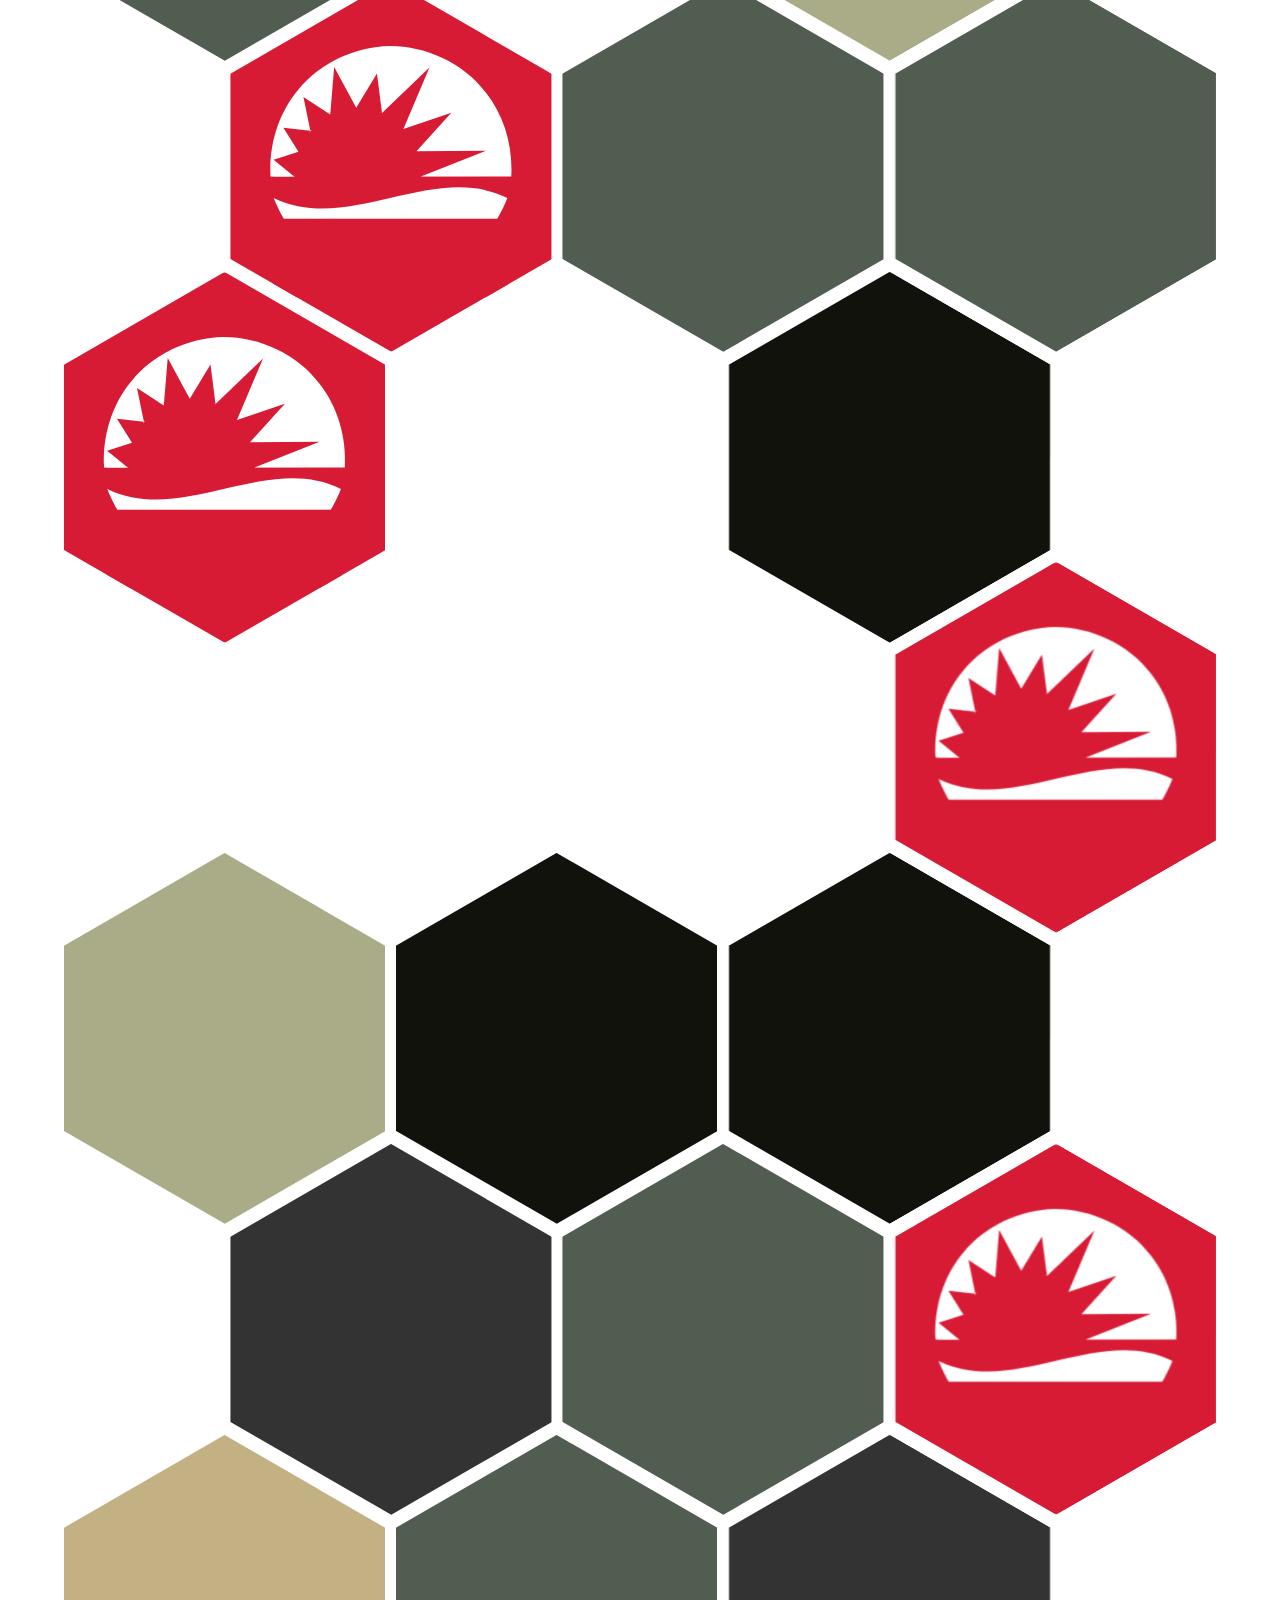
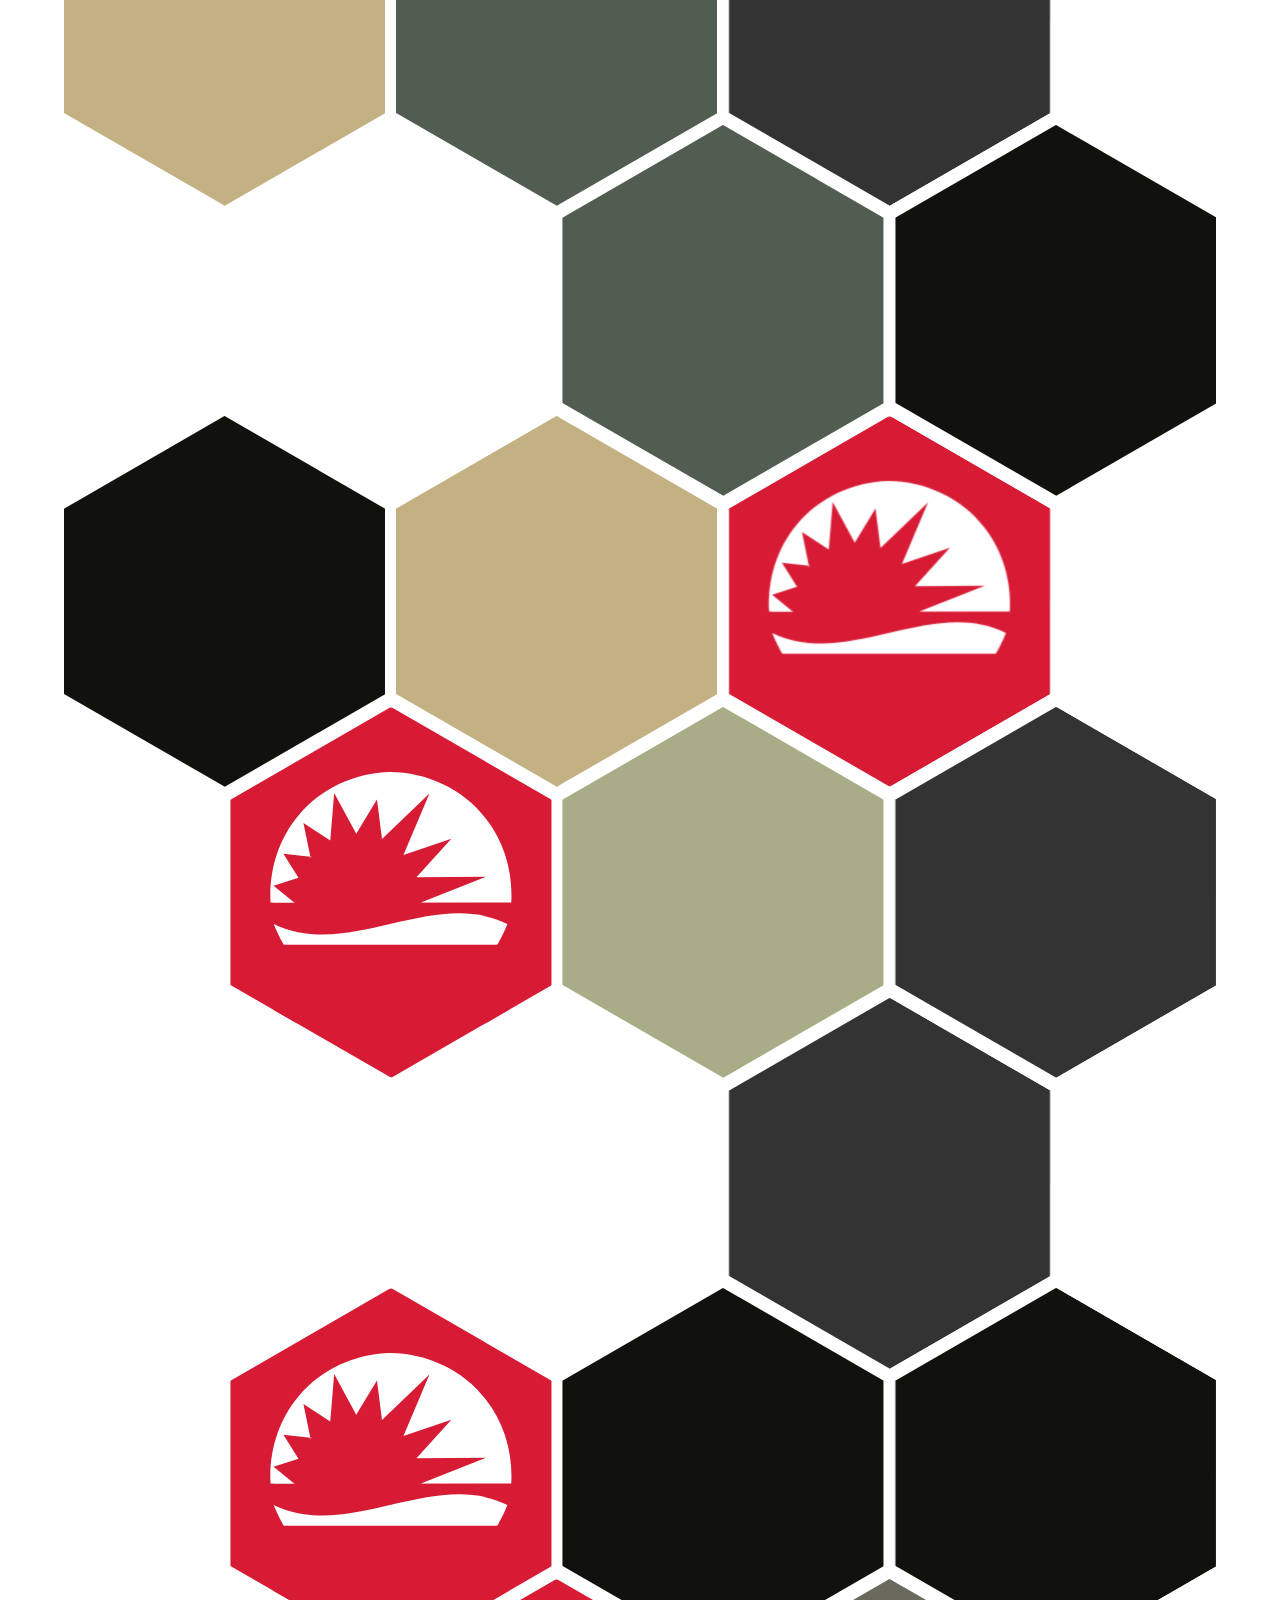
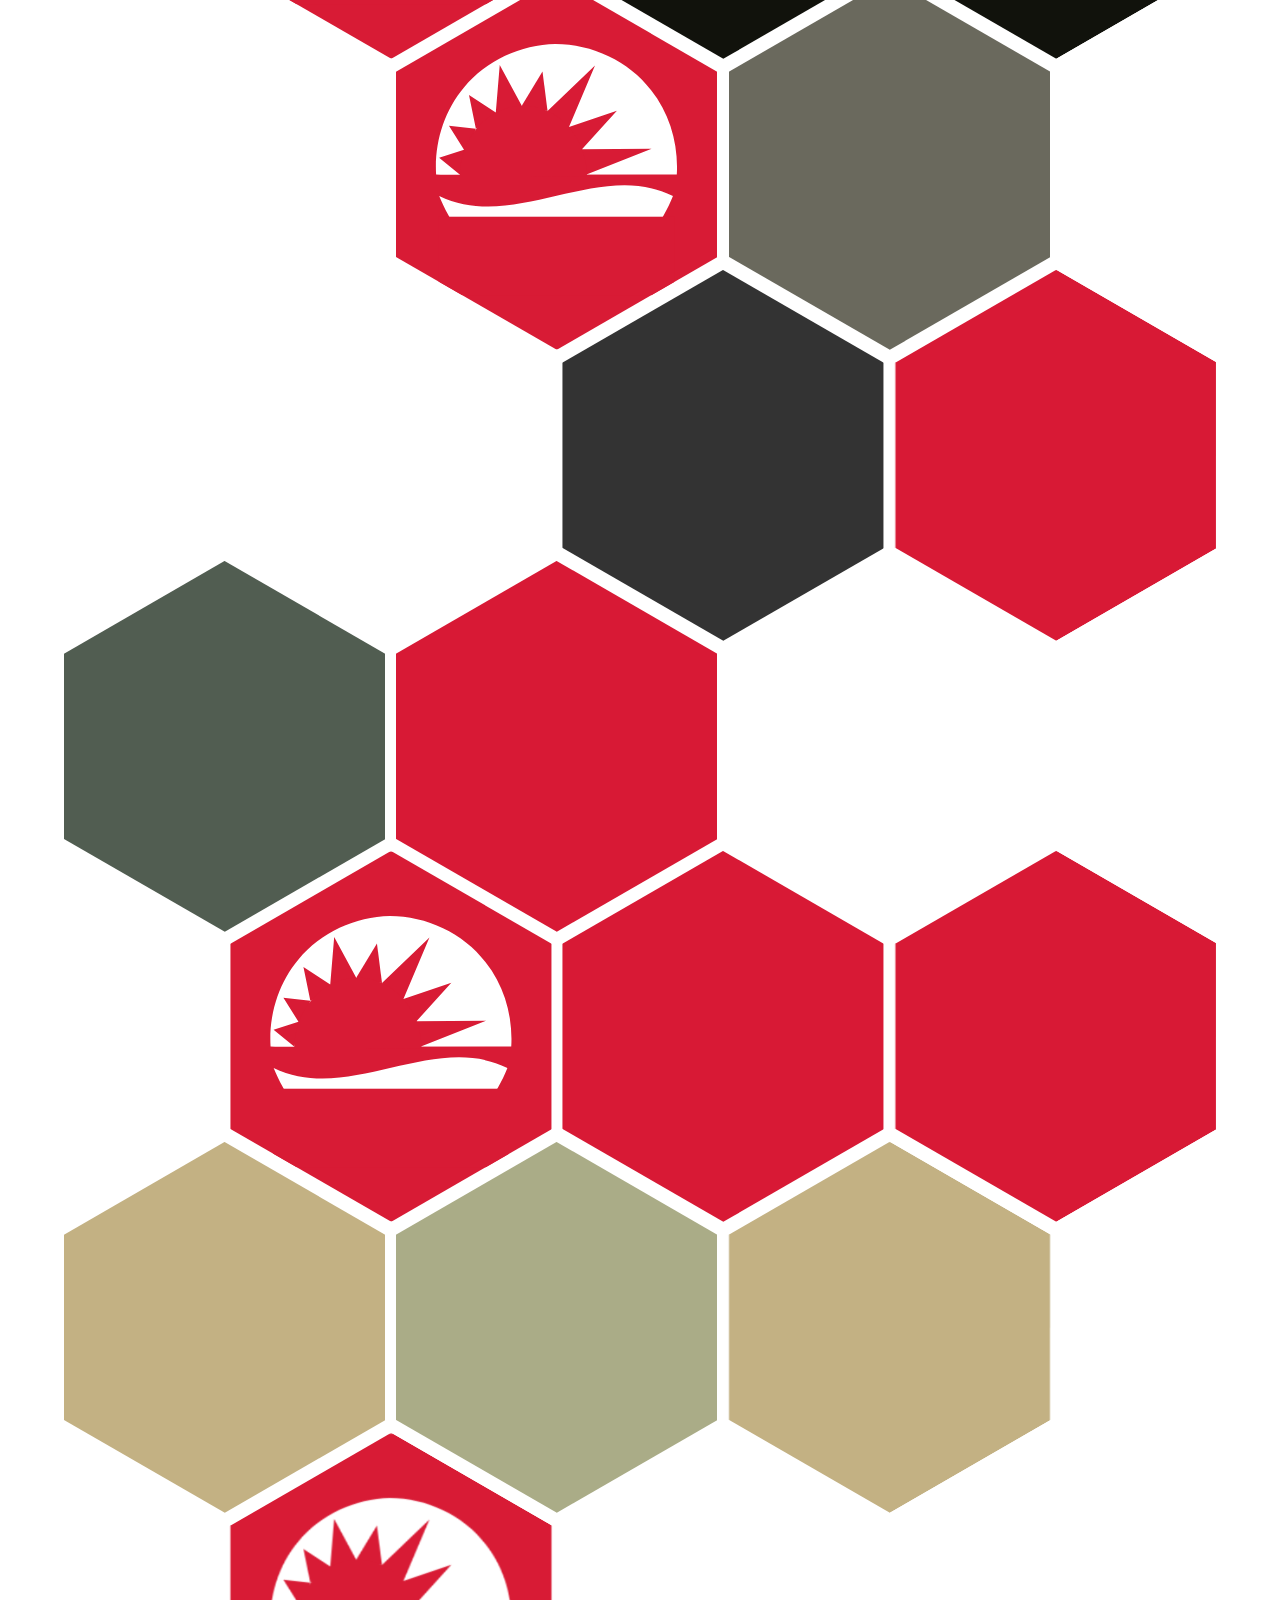
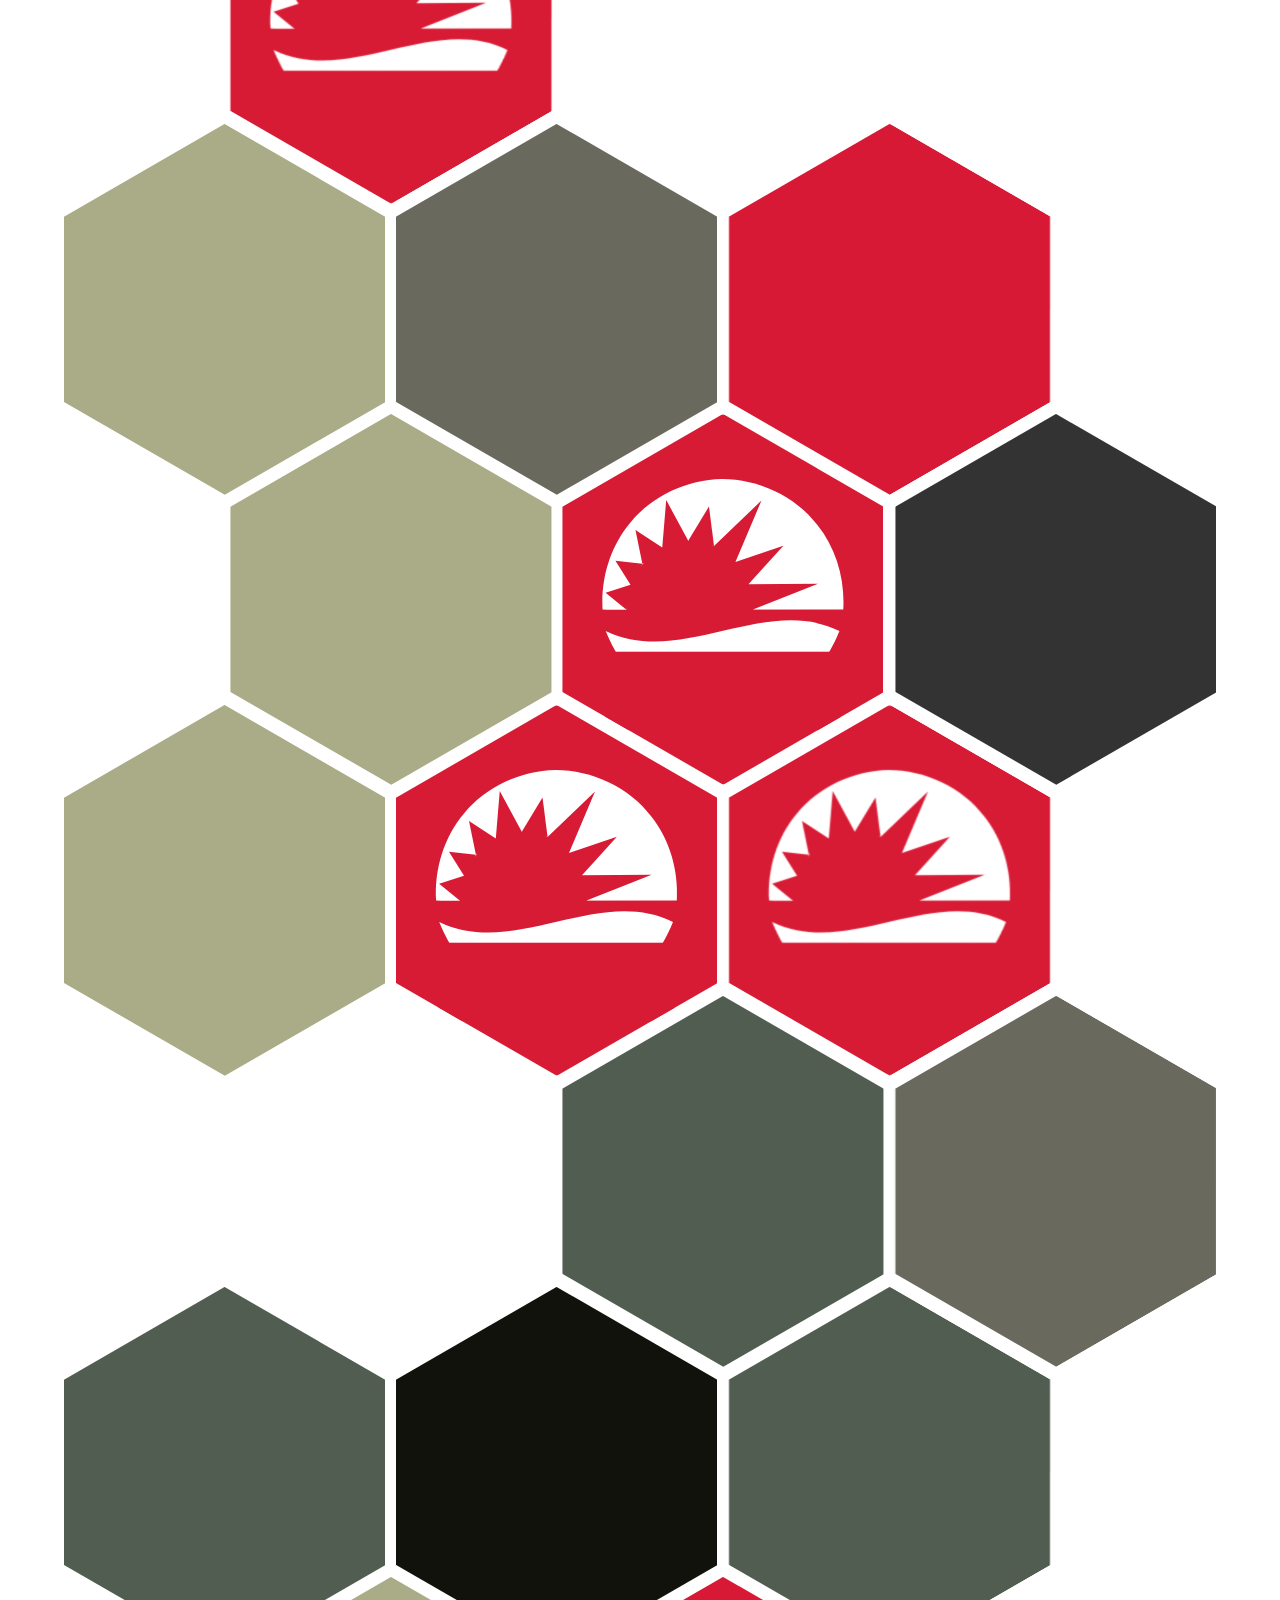
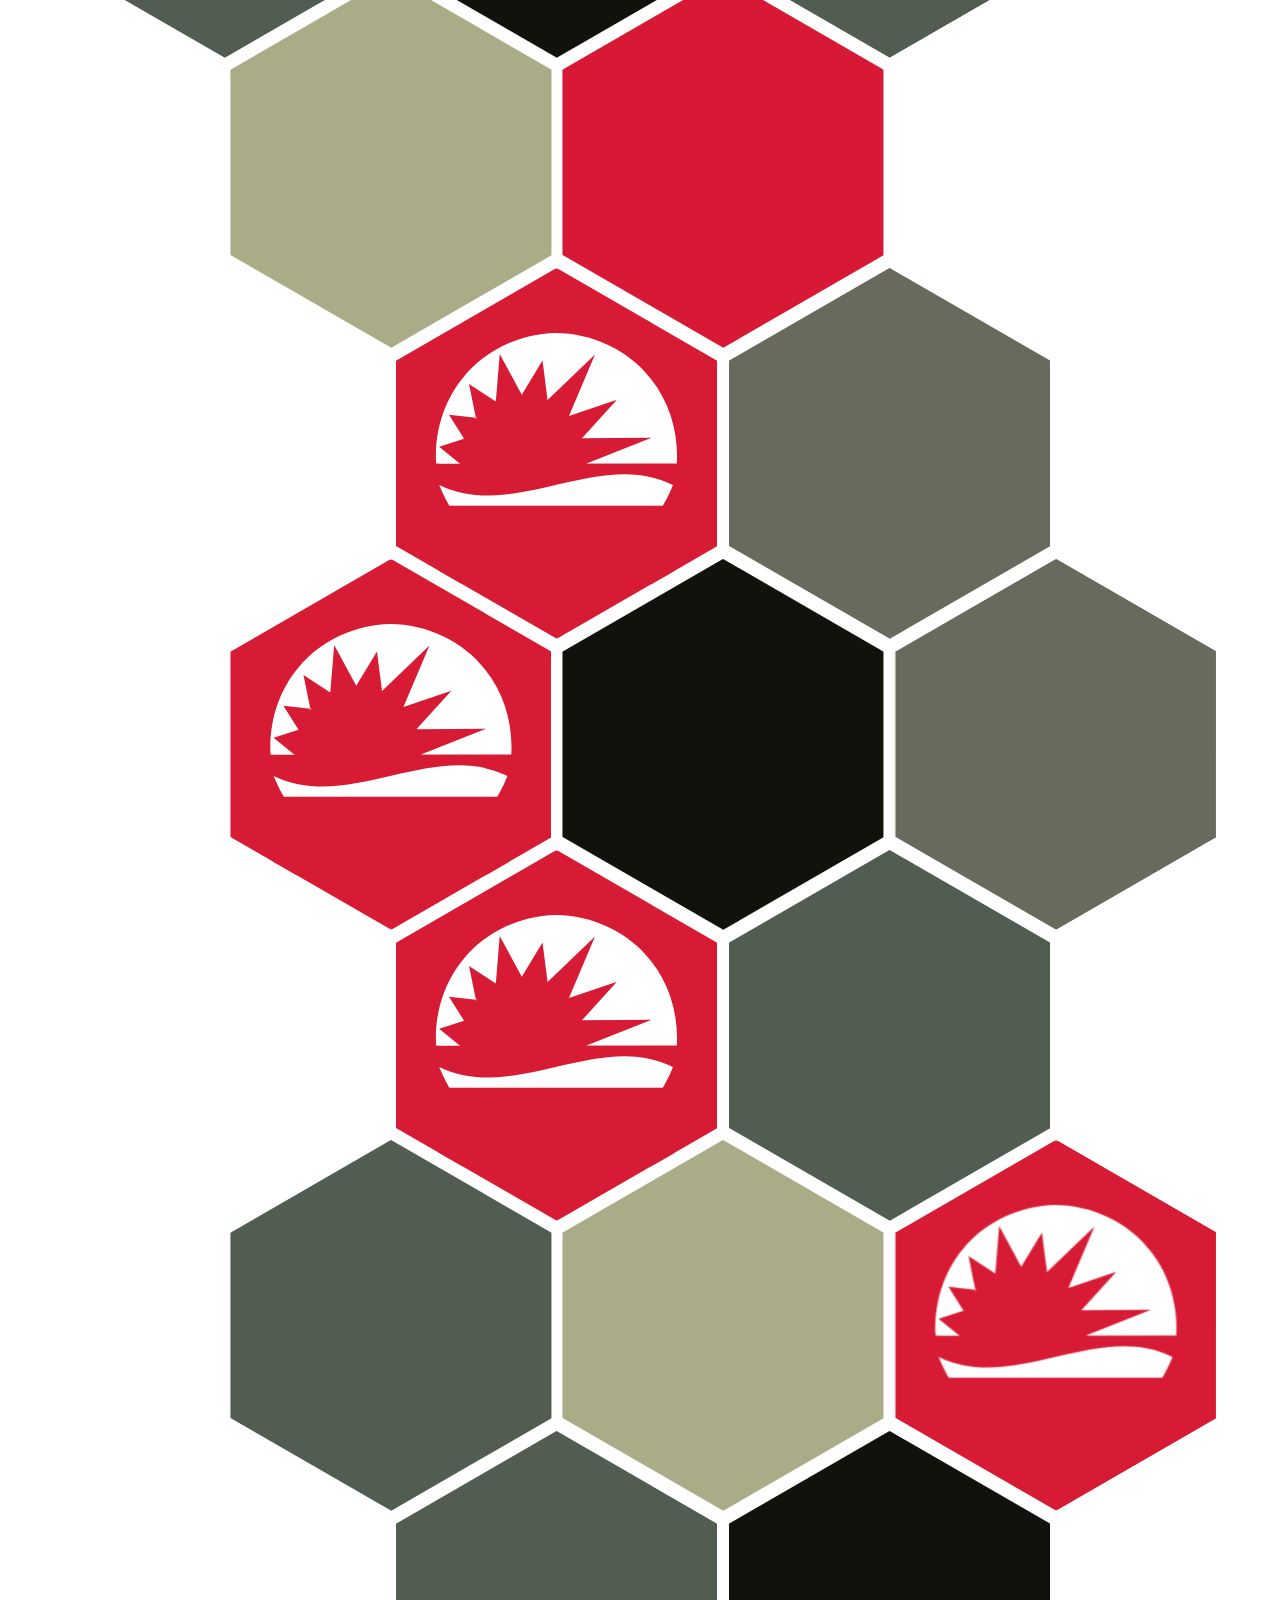
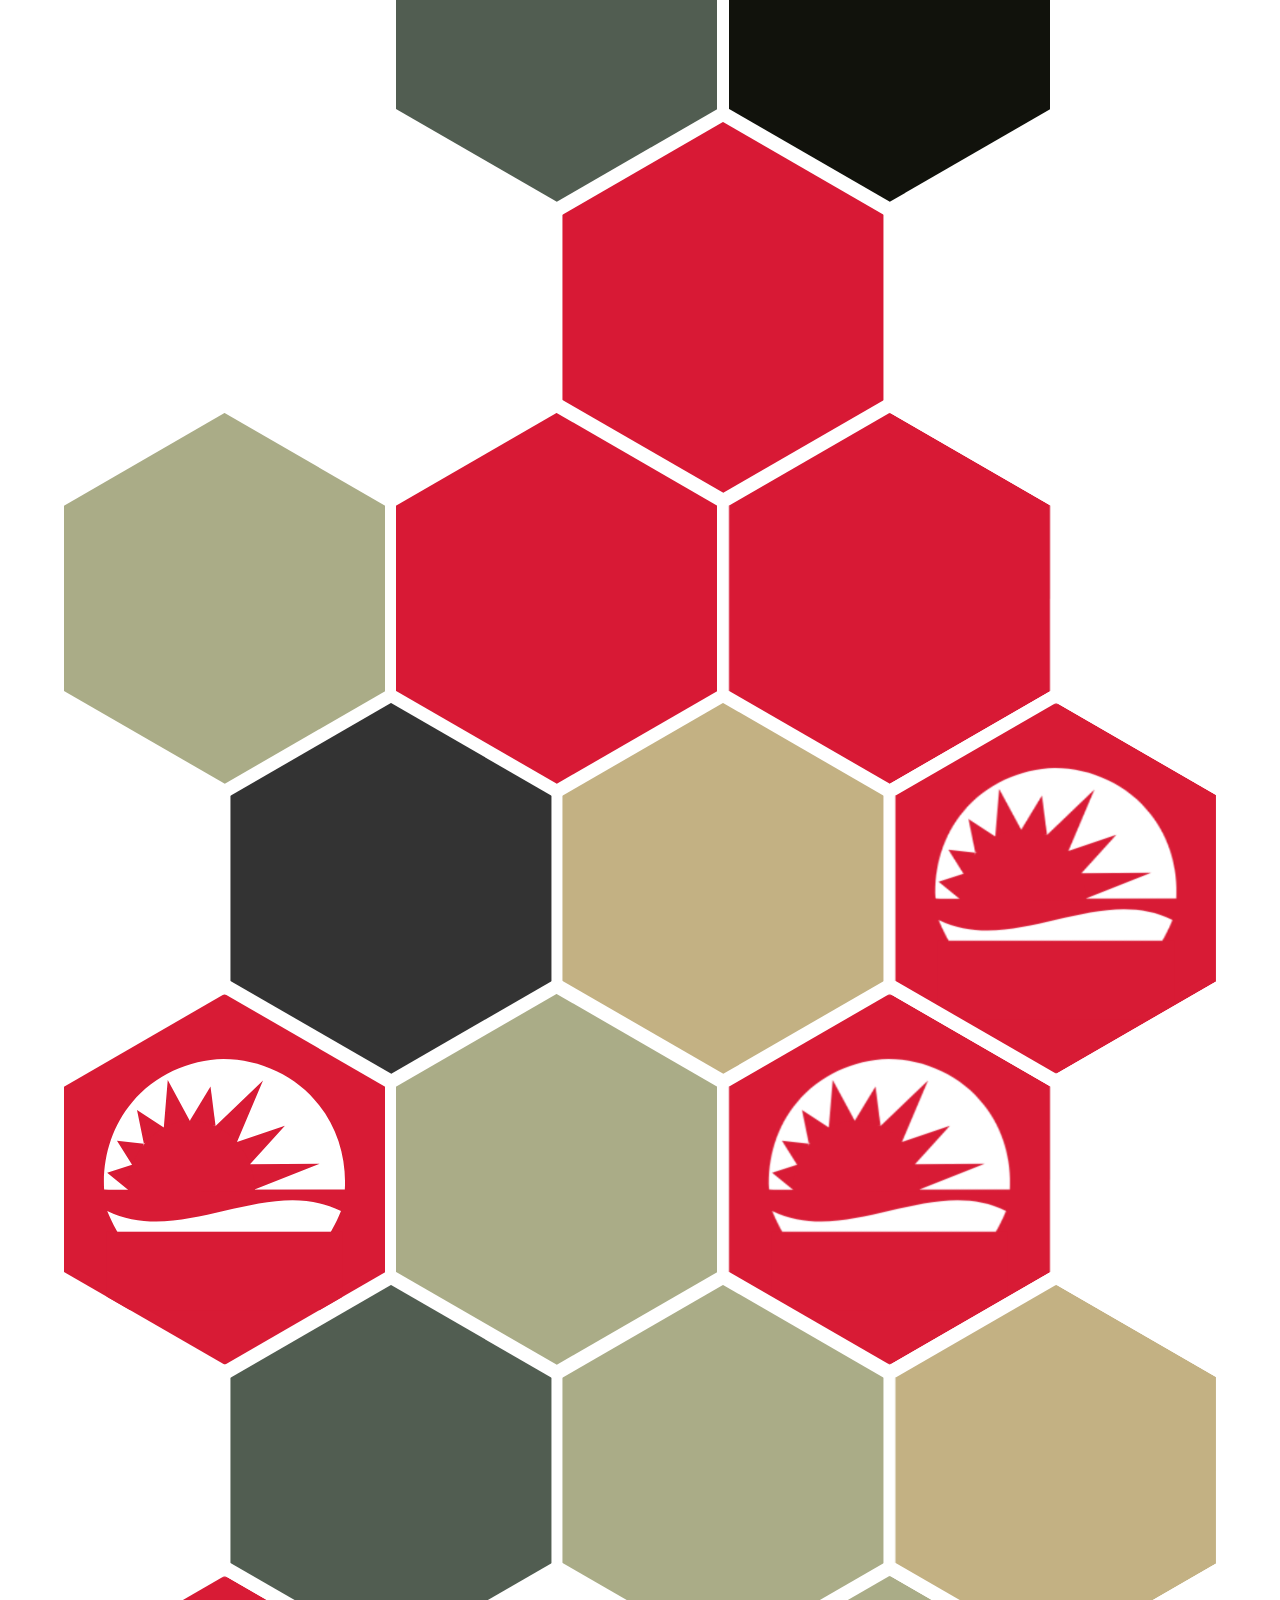
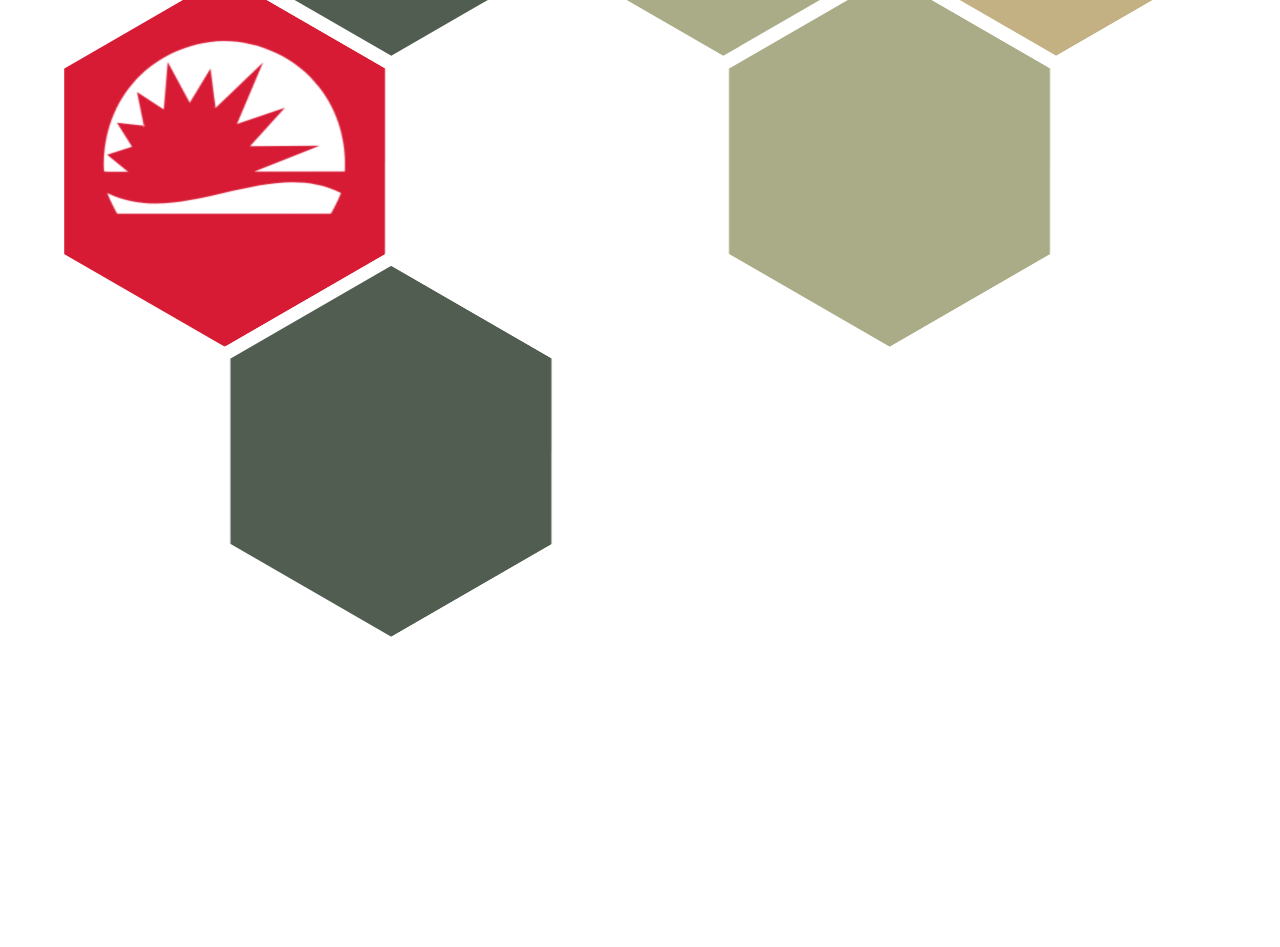
<file: index.html>
<!DOCTYPE html>
<html>
  <head>
		<script type="text/javascript">
		    if ((window.location.host === 'postaustralia.xyz') && (window.location.protocol !== 'https:'))
				        window.location.protocol = 'https';
		</script>
		<title>Postaustralia</title>
    <meta charset="UTF-8">
    <meta name="viewport" content="width=device-width, initial-scale=1">
    <link href="css/style.css" rel="stylesheet" type="text/css">
		<link rel="canonical" href="https://postaustralia.xyz/" />
	</head>
  <body>
    <div id="app">
    </div>
    <script src="js/api.ai.min.js" type="text/javascript"></script>
    <script src="js/compiled/postaustralia.js" type="text/javascript"></script>
  </body>
</html>
</file>
<file: css/style.css>
/*background-color: rgb(216, 25, 53);*/

*{
	margin:0;
	padding:0;
}
body {
	margin-top: -310px;
}
.categories{
	overflow:hidden;
	width:90%;
	margin:0 auto;
}
.clr:after{
	content:"";
	display:block;
	clear:both;
}
.categories li{
	position:relative;
	list-style-type:none;
	width:27.85714285714286%; /* = (100-2.5) / 3.5 */
	padding-bottom: 32.16760145166612%; /* =  width /0.866 */
	float:left;
	overflow:hidden;
	visibility:hidden;

	-webkit-transform: rotate(-60deg) skewY(30deg);
	-ms-transform: rotate(-60deg) skewY(30deg);
	transform: rotate(-60deg) skewY(30deg);
}
.categories li:nth-child(3n+2){
	margin:0 1%;
}
.categories li:nth-child(6n+4){
	margin-left:0.5%;
}
.categories li:nth-child(6n+4), .categories li:nth-child(6n+5), .categories li:nth-child(6n+6) {
	margin-top: -6.9285714285%;
	margin-bottom: -6.9285714285%;

	-webkit-transform: translateX(50%) rotate(-60deg) skewY(30deg);
	-ms-transform: translateX(50%) rotate(-60deg) skewY(30deg);
	transform: translateX(50%) rotate(-60deg) skewY(30deg);
}
.categories li:nth-child(6n+4):last-child, .categories li:nth-child(6n+5):last-child, .categories li:nth-child(6n+6):last-child{
	margin-bottom:0%;
}
.categories li *{
	position:absolute;
	visibility:visible;
}
.categories li > div{
	width:100%;
	height:100%;
	text-align:center;
	color:#fff;
	overflow:hidden;

	-webkit-transform: skewY(-30deg) rotate(60deg);
	-ms-transform: skewY(-30deg) rotate(60deg);
	transform: skewY(-30deg) rotate(60deg);

	-webkit-backface-visibility:hidden;
}

/* Hexagon content */
.categories li img.cell-img {
	left:-100%; right:-100%;
	width: auto; height:100%;
	margin:0 auto;   
}
.categories li h1 div.clickable-overlay {
	height: 50px; 
	width: 50px; 
	position: absolute;
	left: 0; 
	right: 0; 
	margin-left: auto; 
	margin-right: auto; 
	z-index: 1000;
	color: white;
}
.categories li h1 img {
	height: 50px; 
	width: 50px; 
	position: relative; 
	margin:0 auto;   
}
.categories li p {
	width:90%;
	padding:0 5%;
	color: #fff;
	font-family: 'Raleway', sans-serif;
	margin: 0 auto;
	width: auto; 
	height: 100%; 
	padding-top:40%;
	padding-bottom:60%;
}
.categories div h1{ /*, .categories div p{*/
	width:90%;
	padding:0 5%;
	color: #fff;
	font-family: 'Raleway', sans-serif;
	-webkit-transition: top .2s ease-out, bottom .2s ease-out, .2s padding .2s ease-out;
	-ms-transition: top .2s ease-out, bottom .2s ease-out, .2s padding .2s ease-out;
	transition: top .2s ease-out, bottom .2s ease-out, .2s padding .2s ease-out;
}
.categories li h1 {
	bottom:70%;
	padding-bottom:5%;
	font-weight:normal;
	font-size:2em;
	padding-top:100%;
}
.categories li h1:after{
	content:'';
	display:block;
	position:absolute;
	bottom:-2px; left:0%;
	width:100%;
	text-align:center;
	z-index:1;
	border-bottom:4px solid #fff;
}
.categories li.hoverable h1{
	bottom:110%;
	font-style:bold;
}
.categories li.hoverable div.hovered h1 {
	bottom:70%; /* slides down from above */
	padding-bottom:5%;
}

.spinner {
	-webkit-animation: spin 2s linear infinite; /* Chrome, Opera 15+, Safari 5+ */
	animation: spin 2s linear infinite; /* Chrome, Firefox 16+, IE 10+, Opera */
}
@webkit-keyframes spin {
	0%   {
		-webkit-transform: rotate(0deg);  
		-ms-transform: rotate(0deg);  
		transform: rotate(0deg);  
	}
	100% {
		-webkit-transform: rotate(360deg); 
		-ms-transform: rotate(360deg); 
		transform: rotate(360deg);  
	}
}
@keyframes spin {
	0%   {
		-webkit-transform: rotate(0deg);  /* Chrome, Opera 15+, Safari 3.1+ */
		-ms-transform: rotate(0deg);  /* IE 9 */
		transform: rotate(0deg);  /* Firefox 16+, IE 10+, Opera */
	}
	100% {
		-webkit-transform: rotate(360deg);  /* Chrome, Opera 15+, Safari 3.1+ */
		-ms-transform: rotate(360deg);  /* IE 9 */
		transform: rotate(360deg);  /* Firefox 16+, IE 10+, Opera */
	}
}
</file>
